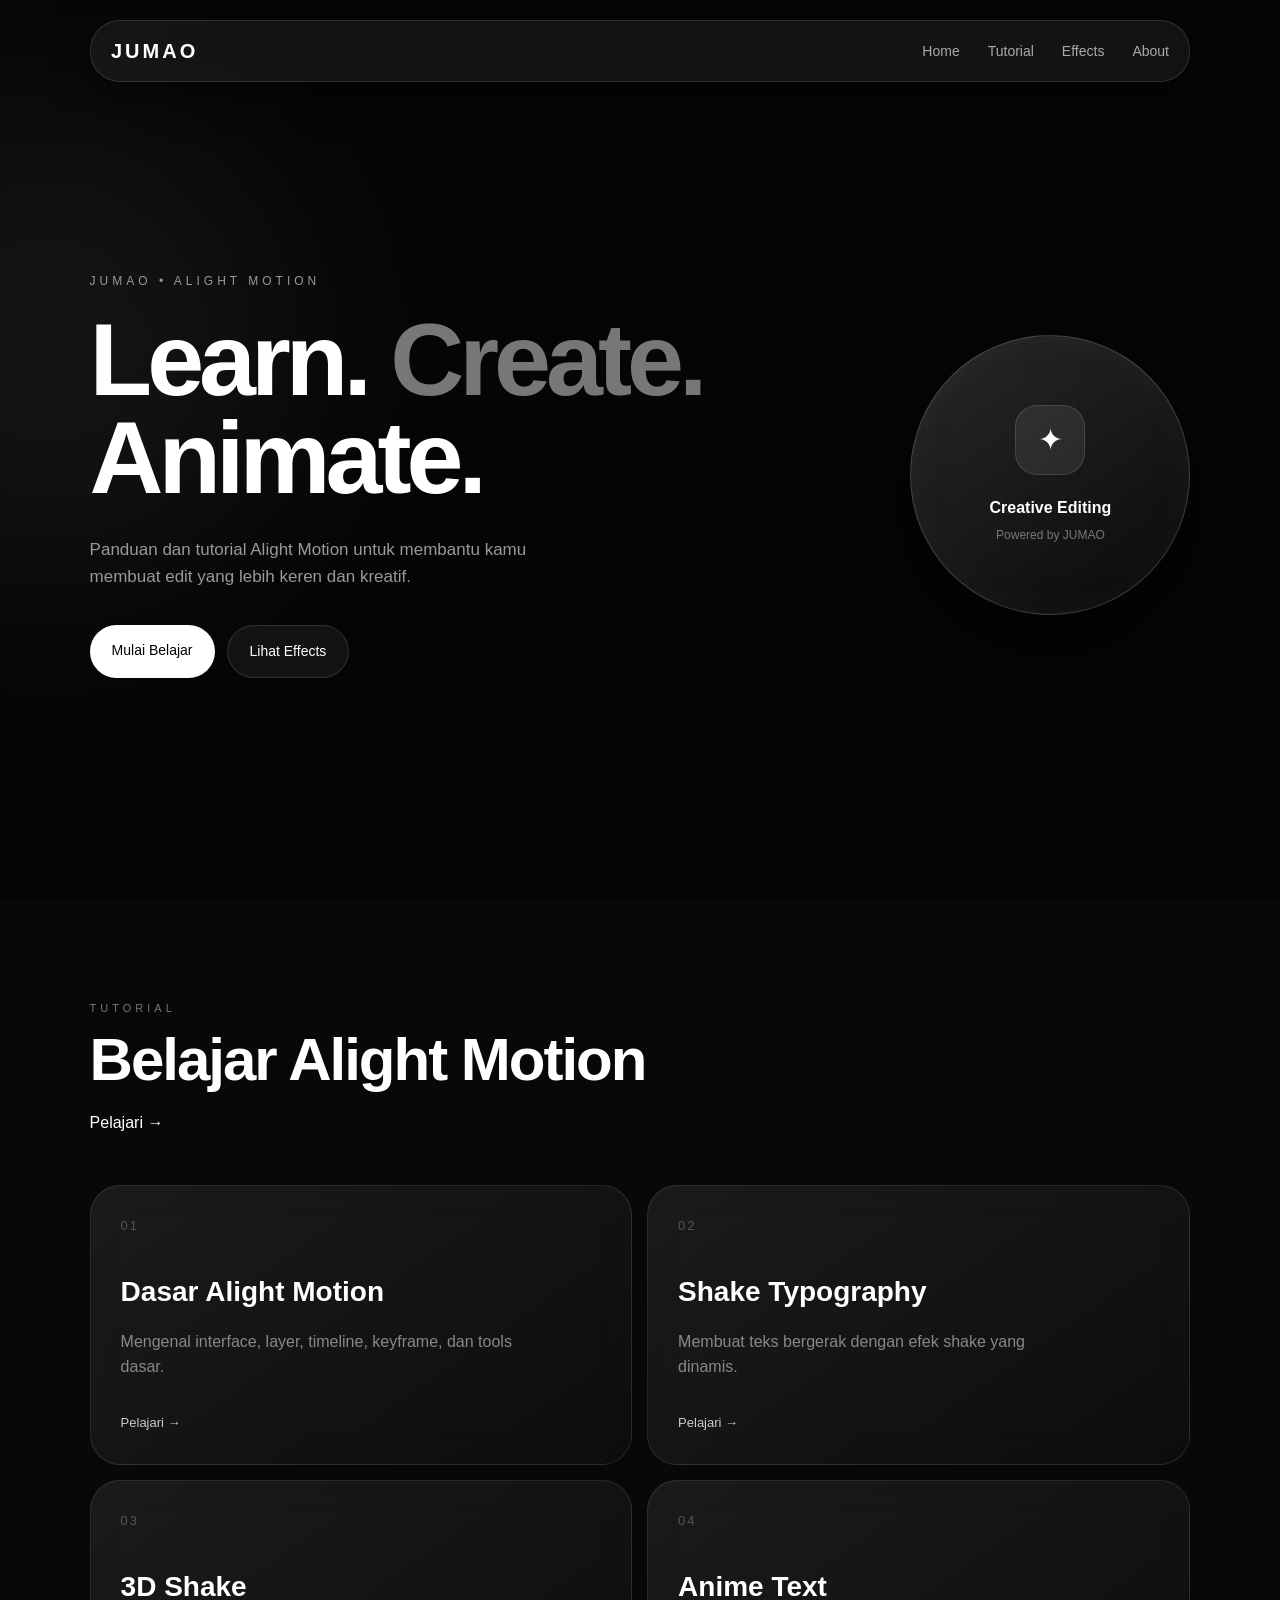
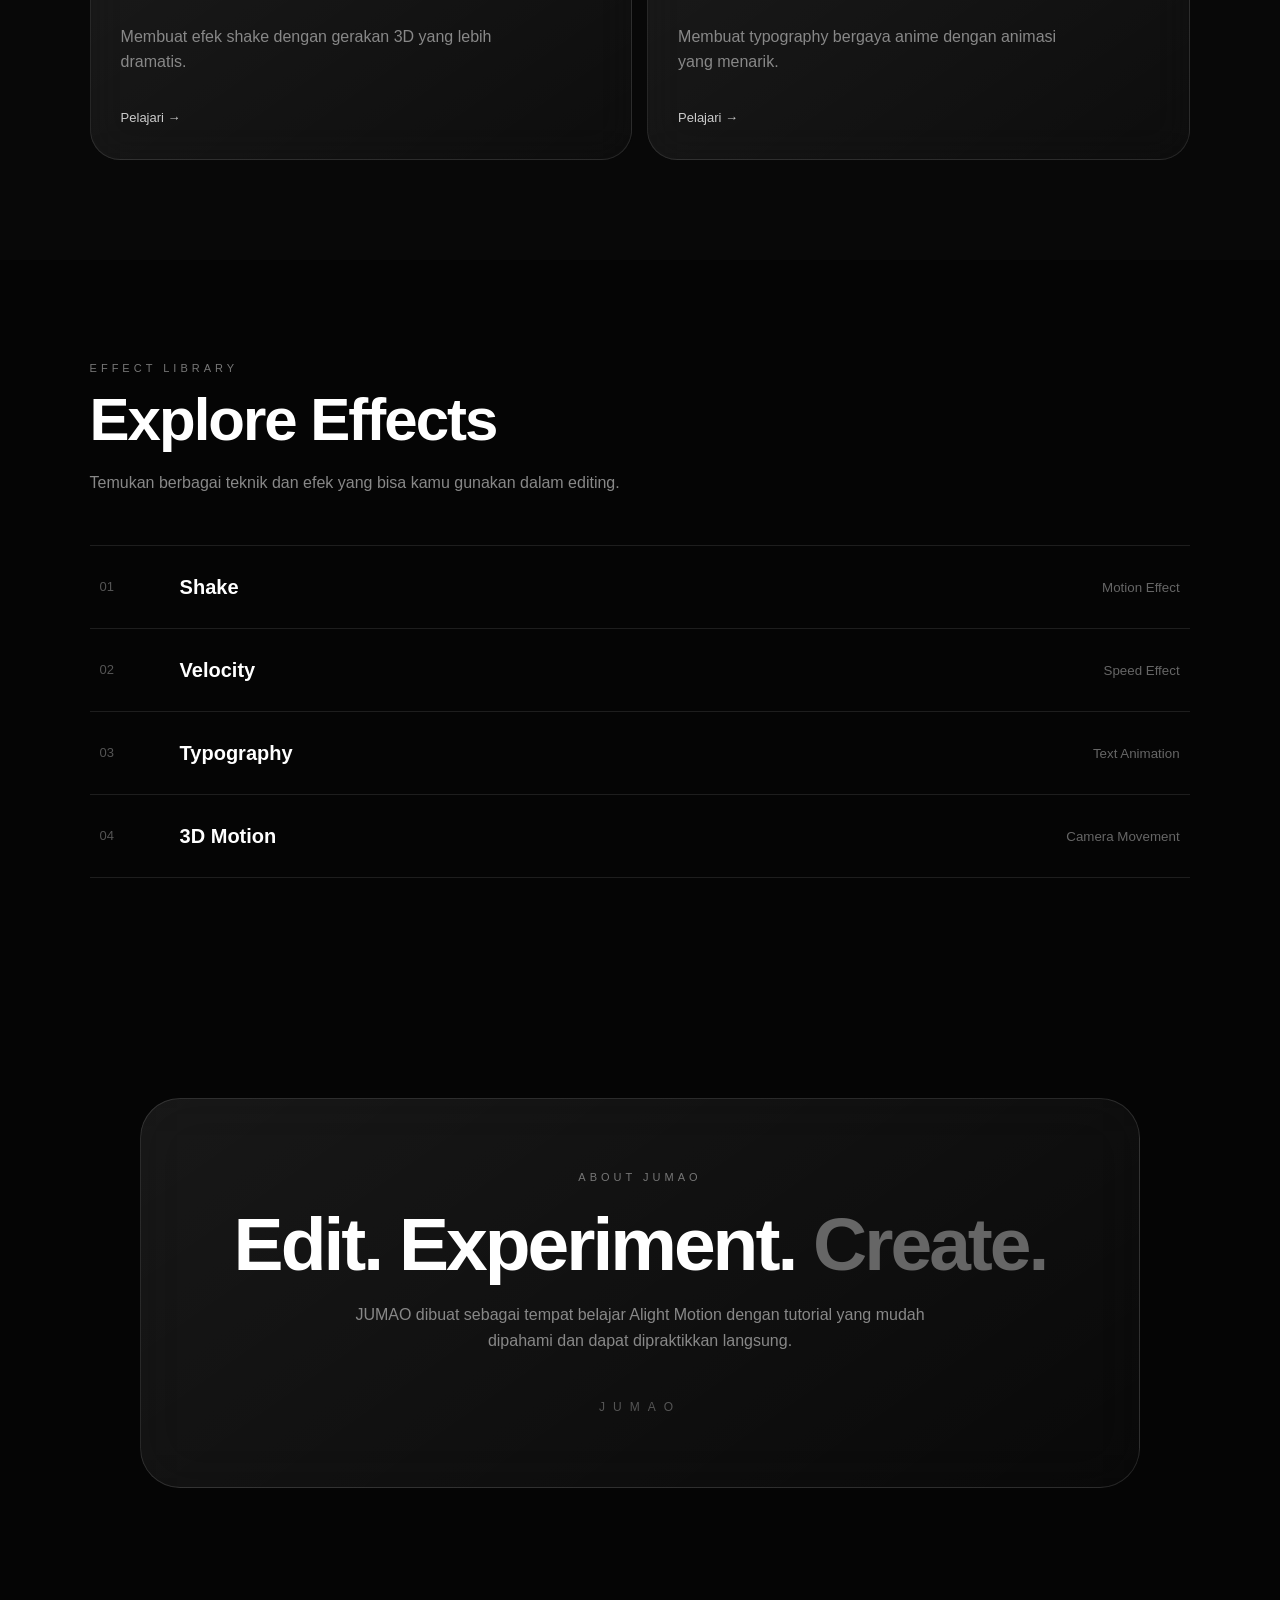
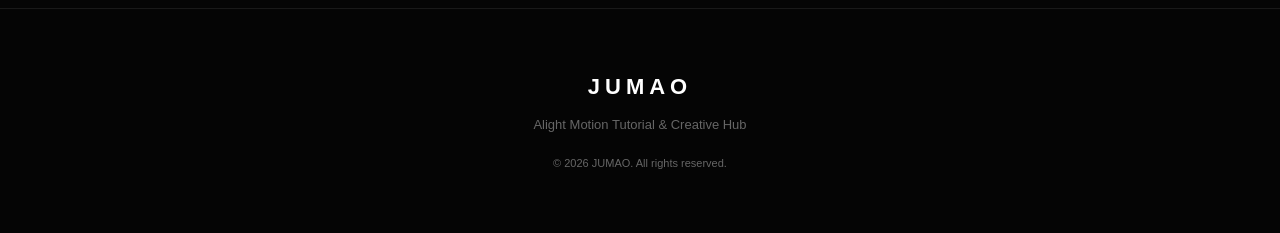
<file: index.html>
<!DOCTYPE html>
<html lang="id">
<head>
    <meta charset="UTF-8">

    <meta name="viewport"
          content="width=device-width, initial-scale=1.0">

    <meta name="description"
          content="JUMAO adalah website panduan dan tutorial Alight Motion untuk belajar editing video.">

    <meta name="theme-color" content="#000000">

    <title>JUMAO - Alight Motion Tutorial</title>

    <!-- CSS -->
    <link rel="stylesheet" href="style.css">
</head>

<body>

    <!-- =========================
         NAVBAR
    ========================== -->

    <header class="navbar">

        <div class="logo">
            JUMAO
        </div>

        <nav class="nav-menu">
            <a href="#home">Home</a>
            <a href="#tutorial">Tutorial</a>
            <a href="#effects">Effects</a>
            <a href="#about">About</a>
        </nav>

        <button class="menu-button">
            ☰
        </button>

    </header>


    <!-- =========================
         HERO SECTION
    ========================== -->

    <main>

        <section id="home" class="hero">

            <div class="hero-content">

                <p class="small-title">
                    JUMAO • ALIGHT MOTION
                </p>

                <h1>
                    Learn.
                    <span>Create.</span>
                    Animate.
                </h1>

                <p class="hero-description">
                    Panduan dan tutorial Alight Motion
                    untuk membantu kamu membuat edit
                    yang lebih keren dan kreatif.
                </p>

                <div class="hero-buttons">

                    <a href="#tutorial" class="button primary">
                        Mulai Belajar
                    </a>

                    <a href="#effects" class="button secondary">
                        Lihat Effects
                    </a>

                </div>

            </div>


            <!-- Bubble / Glass Element -->

            <div class="hero-bubble">

                <div class="bubble-icon">
                    ✦
                </div>

                <p>Creative Editing</p>

                <span>
                    Powered by JUMAO
                </span>

            </div>

        </section>


        <!-- =========================
             TUTORIAL SECTION
        ========================== -->

        <section id="tutorial" class="tutorial">

            <div class="section-header">

                <p class="section-label">
                    TUTORIAL
                </p>

                <h2>
                    Belajar Alight Motion
                </h2>

                <a href="basic.html">
                    Pelajari →
                </a>

            </div>


            <div class="tutorial-grid">

                <!-- Tutorial 1 -->

                <article class="tutorial-card">

                    <div class="card-number">
                        01
                    </div>

                    <h3>
                        Dasar Alight Motion
                    </h3>

                    <p>
                        Mengenal interface, layer,
                        timeline, keyframe, dan
                        tools dasar.
                    </p>

                    <a href="#">
                        Pelajari →
                    </a>

                </article>


                <!-- Tutorial 2 -->

                <article class="tutorial-card">

                    <div class="card-number">
                        02
                    </div>

                    <h3>
                        Shake Typography
                    </h3>

                    <p>
                        Membuat teks bergerak dengan
                        efek shake yang dinamis.
                    </p>

                    <a href="#">
                        Pelajari →
                    </a>

                </article>


                <!-- Tutorial 3 -->

                <article class="tutorial-card">

                    <div class="card-number">
                        03
                    </div>

                    <h3>
                        3D Shake
                    </h3>

                    <p>
                        Membuat efek shake dengan
                        gerakan 3D yang lebih dramatis.
                    </p>

                    <a href="#">
                        Pelajari →
                    </a>

                </article>


                <!-- Tutorial 4 -->

                <article class="tutorial-card">

                    <div class="card-number">
                        04
                    </div>

                    <h3>
                        Anime Text
                    </h3>

                    <p>
                        Membuat typography bergaya
                        anime dengan animasi yang menarik.
                    </p>

                    <a href="#">
                        Pelajari →
                    </a>

                </article>

            </div>

        </section>


        <!-- =========================
             EFFECTS SECTION
        ========================== -->

        <section id="effects" class="effects">

            <div class="section-header">

                <p class="section-label">
                    EFFECT LIBRARY
                </p>

                <h2>
                    Explore Effects
                </h2>

                <p>
                    Temukan berbagai teknik dan
                    efek yang bisa kamu gunakan
                    dalam editing.
                </p>

            </div>


            <div class="effects-list">

                <div class="effect-item">
                    <span>01</span>
                    <strong>Shake</strong>
                    <small>Motion Effect</small>
                </div>

                <div class="effect-item">
                    <span>02</span>
                    <strong>Velocity</strong>
                    <small>Speed Effect</small>
                </div>

                <div class="effect-item">
                    <span>03</span>
                    <strong>Typography</strong>
                    <small>Text Animation</small>
                </div>

                <div class="effect-item">
                    <span>04</span>
                    <strong>3D Motion</strong>
                    <small>Camera Movement</small>
                </div>

            </div>

        </section>


        <!-- =========================
             ABOUT SECTION
        ========================== -->

        <section id="about" class="about">

            <div class="about-box">

                <p class="section-label">
                    ABOUT JUMAO
                </p>

                <h2>
                    Edit. Experiment.
                    <span>Create.</span>
                </h2>

                <p>
                    JUMAO dibuat sebagai tempat belajar
                    Alight Motion dengan tutorial yang
                    mudah dipahami dan dapat dipraktikkan
                    langsung.
                </p>

                <div class="brand">
                    JUMAO
                </div>

            </div>

        </section>

    </main>


    <!-- =========================
         FOOTER
    ========================== -->

    <footer>

        <div class="footer-logo">
            JUMAO
        </div>

        <p>
            Alight Motion Tutorial & Creative Hub
        </p>

        <p class="copyright">
            © 2026 JUMAO. All rights reserved.
        </p>

    </footer>


    <!-- JavaScript -->

    <script src="script.js"></script>

</body>
  </html>
</file>
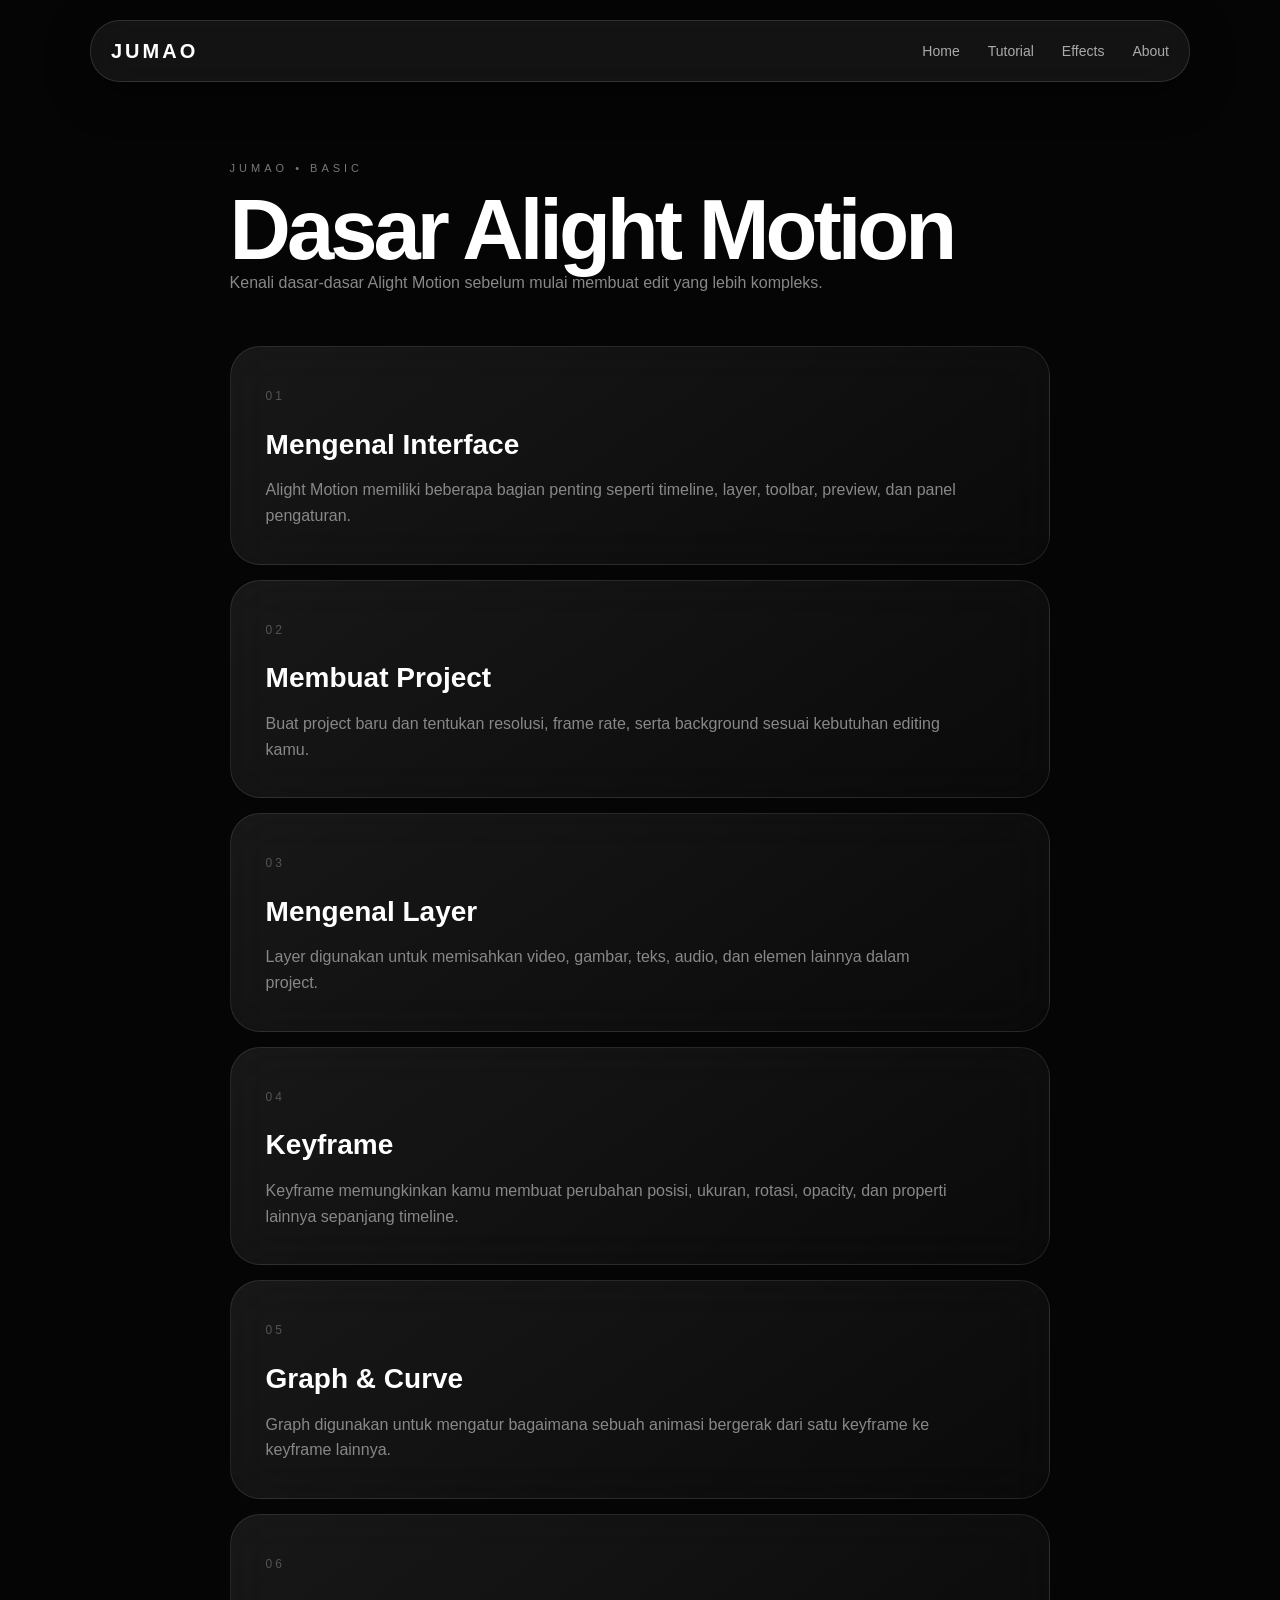
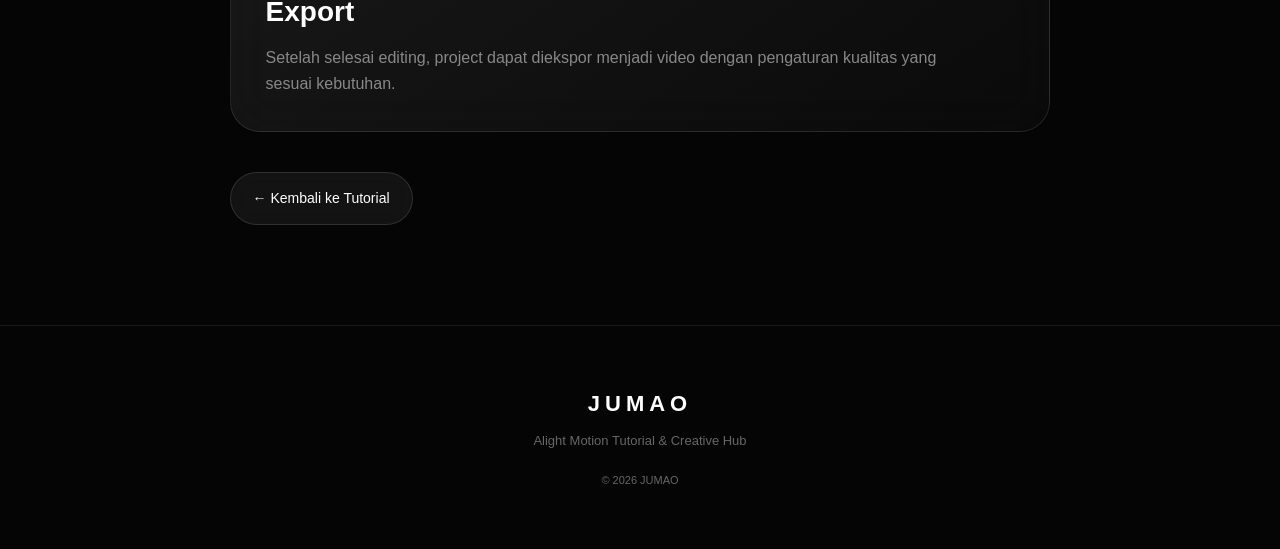
<file: basic.html>
<!DOCTYPE html>
<html lang="id">

<head>
    <meta charset="UTF-8">

    <meta name="viewport"
          content="width=device-width, initial-scale=1.0">

    <meta name="description"
          content="JUMAO - Tutorial dasar menggunakan Alight Motion.">

    <meta name="theme-color"
          content="#050505">

    <title>Dasar Alight Motion - JUMAO</title>

    <link rel="stylesheet" href="style.css">
</head>


<body>

    <!-- NAVBAR -->

    <header class="navbar">

        <a href="index.html" class="logo">
            JUMAO
        </a>

        <nav class="nav-menu">

            <a href="index.html">
                Home
            </a>

            <a href="index.html#tutorial">
                Tutorial
            </a>

            <a href="index.html#effects">
                Effects
            </a>

            <a href="index.html#about">
                About
            </a>

        </nav>

        <button class="menu-button">
            ☰
        </button>

    </header>


    <!-- TUTORIAL -->

    <main>

        <section class="tutorial-page">

            <div class="section-header">

                <p class="section-label">
                    JUMAO • BASIC
                </p>

                <h1>
                    Dasar Alight Motion
                </h1>

                <p>
                    Kenali dasar-dasar Alight Motion
                    sebelum mulai membuat edit yang
                    lebih kompleks.
                </p>

            </div>


            <!-- LESSON 01 -->

            <article class="lesson-card">

                <span class="lesson-number">
                    01
                </span>

                <h2>
                    Mengenal Interface
                </h2>

                <p>
                    Alight Motion memiliki beberapa
                    bagian penting seperti timeline,
                    layer, toolbar, preview, dan
                    panel pengaturan.
                </p>

            </article>


            <!-- LESSON 02 -->

            <article class="lesson-card">

                <span class="lesson-number">
                    02
                </span>

                <h2>
                    Membuat Project
                </h2>

                <p>
                    Buat project baru dan tentukan
                    resolusi, frame rate, serta
                    background sesuai kebutuhan
                    editing kamu.
                </p>

            </article>


            <!-- LESSON 03 -->

            <article class="lesson-card">

                <span class="lesson-number">
                    03
                </span>

                <h2>
                    Mengenal Layer
                </h2>

                <p>
                    Layer digunakan untuk memisahkan
                    video, gambar, teks, audio, dan
                    elemen lainnya dalam project.
                </p>

            </article>


            <!-- LESSON 04 -->

            <article class="lesson-card">

                <span class="lesson-number">
                    04
                </span>

                <h2>
                    Keyframe
                </h2>

                <p>
                    Keyframe memungkinkan kamu membuat
                    perubahan posisi, ukuran, rotasi,
                    opacity, dan properti lainnya
                    sepanjang timeline.
                </p>

            </article>


            <!-- LESSON 05 -->

            <article class="lesson-card">

                <span class="lesson-number">
                    05
                </span>

                <h2>
                    Graph & Curve
                </h2>

                <p>
                    Graph digunakan untuk mengatur
                    bagaimana sebuah animasi bergerak
                    dari satu keyframe ke keyframe
                    lainnya.
                </p>

            </article>


            <!-- LESSON 06 -->

            <article class="lesson-card">

                <span class="lesson-number">
                    06
                </span>

                <h2>
                    Export
                </h2>

                <p>
                    Setelah selesai editing, project
                    dapat diekspor menjadi video
                    dengan pengaturan kualitas yang
                    sesuai kebutuhan.
                </p>

            </article>


            <a href="index.html#tutorial"
               class="button secondary back-button">

                ← Kembali ke Tutorial

            </a>

        </section>

    </main>


    <!-- FOOTER -->

    <footer>

        <div class="footer-logo">
            JUMAO
        </div>

        <p>
            Alight Motion Tutorial & Creative Hub
        </p>

        <p class="copyright">
            © 2026 JUMAO
        </p>

    </footer>


    <script src="script.js"></script>

</body>

</html>
</file>
<file: style.css>
/* ========================================
   JUMAO - ALIGHT MOTION
   MAIN WEBSITE STYLES
======================================== */


/* ========================================
   RESET
======================================== */

* {
    margin: 0;
    padding: 0;
    box-sizing: border-box;
}

html {
    scroll-behavior: smooth;
}

body {
    background: #050505;
    color: #ffffff;
    font-family: Arial, Helvetica, sans-serif;
    line-height: 1.6;
    overflow-x: hidden;
}


/* ========================================
   GLOBAL
======================================== */

a {
    color: inherit;
    text-decoration: none;
}

button {
    font: inherit;
}

section {
    position: relative;
    padding: 100px 7%;
}


/* ========================================
   NAVBAR
======================================== */

.navbar {
    position: fixed;
    top: 20px;
    left: 50%;
    transform: translateX(-50%);

    width: 90%;
    max-width: 1100px;

    padding: 14px 20px;

    display: flex;
    align-items: center;
    justify-content: space-between;

    background: rgba(255, 255, 255, 0.06);
    border: 1px solid rgba(255, 255, 255, 0.12);

    backdrop-filter: blur(25px);
    -webkit-backdrop-filter: blur(25px);

    border-radius: 30px;

    z-index: 1000;

    box-shadow:
        0 10px 40px rgba(0, 0, 0, 0.5);
}


/* LOGO */

.logo {
    font-size: 20px;
    font-weight: 900;
    letter-spacing: 3px;
}


/* MENU */

.nav-menu {
    display: flex;
    gap: 28px;
}

.nav-menu a {
    color: #aaa;
    font-size: 14px;
    transition: 0.3s;
}

.nav-menu a:hover {
    color: white;
}


/* MOBILE MENU BUTTON */

.menu-button {
    display: none;

    width: 42px;
    height: 42px;

    border-radius: 50%;

    border: 1px solid rgba(255,255,255,0.12);

    background: rgba(255,255,255,0.08);

    color: white;

    cursor: pointer;
}


/* ========================================
   HERO
======================================== */

.hero {
    min-height: 100vh;

    display: flex;
    align-items: center;
    justify-content: space-between;

    gap: 50px;

    padding-top: 150px;

    overflow: hidden;
}


/* BACKGROUND GLOW */

.hero::before {
    content: "";

    position: absolute;

    width: 500px;
    height: 500px;

    background: rgba(255,255,255,0.06);

    filter: blur(100px);

    border-radius: 50%;

    top: 10%;
    left: -200px;
}


/* HERO CONTENT */

.hero-content {
    max-width: 650px;

    position: relative;
    z-index: 2;
}


.small-title {
    color: #999;

    font-size: 12px;

    letter-spacing: 4px;

    margin-bottom: 20px;
}


.hero h1 {
    font-size: clamp(55px, 8vw, 110px);

    line-height: 0.95;

    letter-spacing: -5px;

    font-weight: 900;
}


.hero h1 span {
    color: #777;
}


.hero-description {
    margin-top: 30px;

    max-width: 500px;

    color: #999;

    font-size: 17px;
}


/* ========================================
   BUTTONS
======================================== */

.hero-buttons {
    display: flex;

    gap: 12px;

    margin-top: 35px;
}


.button {
    padding: 14px 22px;

    border-radius: 30px;

    font-size: 14px;

    transition: 0.3s;
}


.button.primary {
    background: white;
    color: black;
}


.button.primary:hover {
    transform: translateY(-3px);

    box-shadow:
        0 10px 30px rgba(255,255,255,0.15);
}


.button.secondary {
    background: rgba(255,255,255,0.06);

    border: 1px solid rgba(255,255,255,0.12);

    color: white;

    backdrop-filter: blur(10px);
}


.button.secondary:hover {
    background: rgba(255,255,255,0.12);
}


/* ========================================
   IPHONE STYLE BUBBLE
======================================== */

.hero-bubble {
    width: 280px;
    height: 280px;

    flex-shrink: 0;

    border-radius: 50%;

    display: flex;
    flex-direction: column;

    align-items: center;
    justify-content: center;

    text-align: center;

    background:
        linear-gradient(
            145deg,
            rgba(255,255,255,0.14),
            rgba(255,255,255,0.025)
        );

    border: 1px solid rgba(255,255,255,0.18);

    backdrop-filter: blur(30px);
    -webkit-backdrop-filter: blur(30px);

    box-shadow:
        inset 0 0 40px rgba(255,255,255,0.03),
        0 30px 80px rgba(0,0,0,0.6);

    animation: floating 5s ease-in-out infinite;
}


.bubble-icon {
    width: 70px;
    height: 70px;

    display: flex;
    align-items: center;
    justify-content: center;

    border-radius: 22px;

    background: rgba(255,255,255,0.08);

    border: 1px solid rgba(255,255,255,0.12);

    font-size: 30px;

    margin-bottom: 20px;
}


.hero-bubble p {
    font-weight: 700;

    font-size: 16px;
}


.hero-bubble span {
    margin-top: 5px;

    color: #777;

    font-size: 12px;
}


/* FLOATING ANIMATION */

@keyframes floating {

    0% {
        transform: translateY(0px);
    }

    50% {
        transform: translateY(-18px);
    }

    100% {
        transform: translateY(0px);
    }

}


/* ========================================
   SECTION HEADER
======================================== */

.section-header {
    max-width: 650px;

    margin-bottom: 50px;
}


.section-label {
    color: #777;

    font-size: 11px;

    letter-spacing: 4px;

    margin-bottom: 12px;
}


.section-header h2 {
    font-size: clamp(35px, 5vw, 60px);

    line-height: 1;

    letter-spacing: -2px;

    margin-bottom: 20px;
}


.section-header > p:last-child {
    color: #888;
}


/* ========================================
   TUTORIAL GRID
======================================== */

.tutorial {
    background: #080808;
}


.tutorial-grid {
    display: grid;

    grid-template-columns:
        repeat(2, 1fr);

    gap: 15px;

    max-width: 1100px;
}


/* CARD */

.tutorial-card {

    min-height: 280px;

    padding: 30px;

    display: flex;
    flex-direction: column;

    justify-content: space-between;

    background:
        linear-gradient(
            145deg,
            rgba(255,255,255,0.08),
            rgba(255,255,255,0.025)
        );

    border: 1px solid rgba(255,255,255,0.1);

    border-radius: 30px;

    backdrop-filter: blur(20px);

    transition: 0.4s;
}


.tutorial-card:hover {

    transform: translateY(-8px);

    border-color:
        rgba(255,255,255,0.25);

    background:
        rgba(255,255,255,0.09);
}


.card-number {

    color: #555;

    font-size: 13px;

    letter-spacing: 2px;
}


.tutorial-card h3 {

    font-size: 28px;

    margin-top: 30px;
}


.tutorial-card p {

    color: #888;

    max-width: 400px;

    margin-top: 10px;
}


.tutorial-card a {

    margin-top: 30px;

    font-size: 13px;

    color: #ccc;
}


.tutorial-card a:hover {

    color: white;
}


/* ========================================
   EFFECT LIBRARY
======================================== */

.effects-list {

    max-width: 1100px;

    border-top:
        1px solid rgba(255,255,255,0.1);
}


.effect-item {

    display: grid;

    grid-template-columns:
        80px 1fr 150px;

    align-items: center;

    padding: 25px 10px;

    border-bottom:
        1px solid rgba(255,255,255,0.1);

    transition: 0.3s;
}


.effect-item:hover {

    padding-left: 20px;

    background:
        rgba(255,255,255,0.03);
}


.effect-item span {

    color: #555;

    font-size: 13px;
}


.effect-item strong {

    font-size: 20px;
}


.effect-item small {

    color: #666;

    text-align: right;
}


/* ========================================
   ABOUT
======================================== */

.about {

    padding-top: 120px;
    padding-bottom: 120px;
}


.about-box {

    max-width: 1000px;

    margin: auto;

    padding: 70px 50px;

    text-align: center;

    border-radius: 40px;

    background:
        linear-gradient(
            145deg,
            rgba(255,255,255,0.08),
            rgba(255,255,255,0.02)
        );

    border:
        1px solid rgba(255,255,255,0.12);

    backdrop-filter: blur(30px);
}


.about-box h2 {

    font-size: clamp(40px, 6vw, 75px);

    line-height: 1;

    letter-spacing: -3px;

    margin: 20px 0;
}


.about-box h2 span {

    color: #666;
}


.about-box > p:not(.section-label) {

    max-width: 600px;

    margin: auto;

    color: #888;
}


.brand {

    margin-top: 45px;

    font-size: 12px;

    letter-spacing: 8px;

    color: #555;
}


/* ========================================
   FOOTER
======================================== */

footer {

    padding: 60px 7%;

    border-top:
        1px solid rgba(255,255,255,0.08);

    text-align: center;
}


.footer-logo {

    font-size: 22px;

    font-weight: 900;

    letter-spacing: 5px;

    margin-bottom: 10px;
}


footer p {

    color: #666;

    font-size: 13px;
}


footer .copyright {

    margin-top: 20px;

    font-size: 11px;
}


/* ========================================
   MOBILE
======================================== */

@media (max-width: 768px) {

    section {
        padding: 80px 5%;
    }


    .navbar {

        width: 92%;

        top: 12px;

        padding: 10px 14px;
    }


    .nav-menu {

        display: none;

        position: absolute;

        top: 65px;

        left: 0;

        width: 100%;

        padding: 20px;

        flex-direction: column;

        gap: 15px;

        background:
            rgba(15,15,15,0.9);

        border:
            1px solid rgba(255,255,255,0.1);

        border-radius: 25px;

        backdrop-filter: blur(25px);
    }


    .nav-menu.active {
        display: flex;
    }


    .menu-button {
        display: block;
    }


    .hero {

        min-height: 100vh;

        flex-direction: column;

        justify-content: center;

        align-items: flex-start;

        padding-top: 130px;
    }


    .hero h1 {

        font-size: 58px;

        letter-spacing: -4px;
    }


    .hero-description {

        font-size: 15px;
    }


    .hero-bubble {

        width: 180px;

        height: 180px;

        align-self: center;

        margin-top: 40px;
    }


    .bubble-icon {

        width: 50px;

        height: 50px;

        font-size: 20px;

        border-radius: 16px;

        margin-bottom: 10px;
    }


    .hero-bubble p {
        font-size: 13px;
    }


    .hero-bubble span {
        font-size: 9px;
    }


    .tutorial-grid {

        grid-template-columns: 1fr;
    }


    .tutorial-card {

        min-height: 250px;
    }


    .effect-item {

        grid-template-columns:
            45px 1fr;
    }


    .effect-item small {

        display: none;
    }


    .about-box {

        padding: 50px 25px;

        border-radius: 30px;
    }

}


/* ========================================
   SMALL PHONE
======================================== */

@media (max-width: 400px) {

    .hero h1 {

        font-size: 50px;
    }


    .hero-buttons {

        flex-direction: column;

        width: 100%;
    }


    .button {

        text-align: center;
    }

  }
/* ========================================
   TUTORIAL PAGE
======================================== */

.tutorial-page {
    max-width: 1000px;
    margin: auto;
    padding-top: 160px;
}


.tutorial-page .section-header {
    max-width: 750px;
}


.tutorial-page h1 {
    font-size: clamp(45px, 7vw, 85px);
    line-height: 0.95;
    letter-spacing: -4px;
}


/* LESSON CARD */

.lesson-card {
    position: relative;

    padding: 35px;

    margin-bottom: 15px;

    border-radius: 30px;

    background:
        linear-gradient(
            145deg,
            rgba(255,255,255,0.08),
            rgba(255,255,255,0.025)
        );

    border:
        1px solid rgba(255,255,255,0.1);

    backdrop-filter: blur(25px);

    transition: 0.35s;
}


.lesson-card:hover {
    transform: translateY(-5px);

    border-color:
        rgba(255,255,255,0.22);
}


.lesson-number {
    color: #555;

    font-size: 12px;

    letter-spacing: 3px;
}


.lesson-card h2 {
    margin-top: 15px;

    font-size: 28px;
}


.lesson-card p {
    margin-top: 10px;

    max-width: 700px;

    color: #888;
}


.back-button {
    display: inline-block;

    margin-top: 25px;
}


/* MOBILE */

@media (max-width: 768px) {

    .tutorial-page {
        padding-top: 130px;
    }


    .tutorial-page h1 {
        font-size: 52px;
    }


    .lesson-card {
        padding: 25px;

        border-radius: 25px;
    }


    .lesson-card h2 {
        font-size: 23px;
    }

}
</file>
